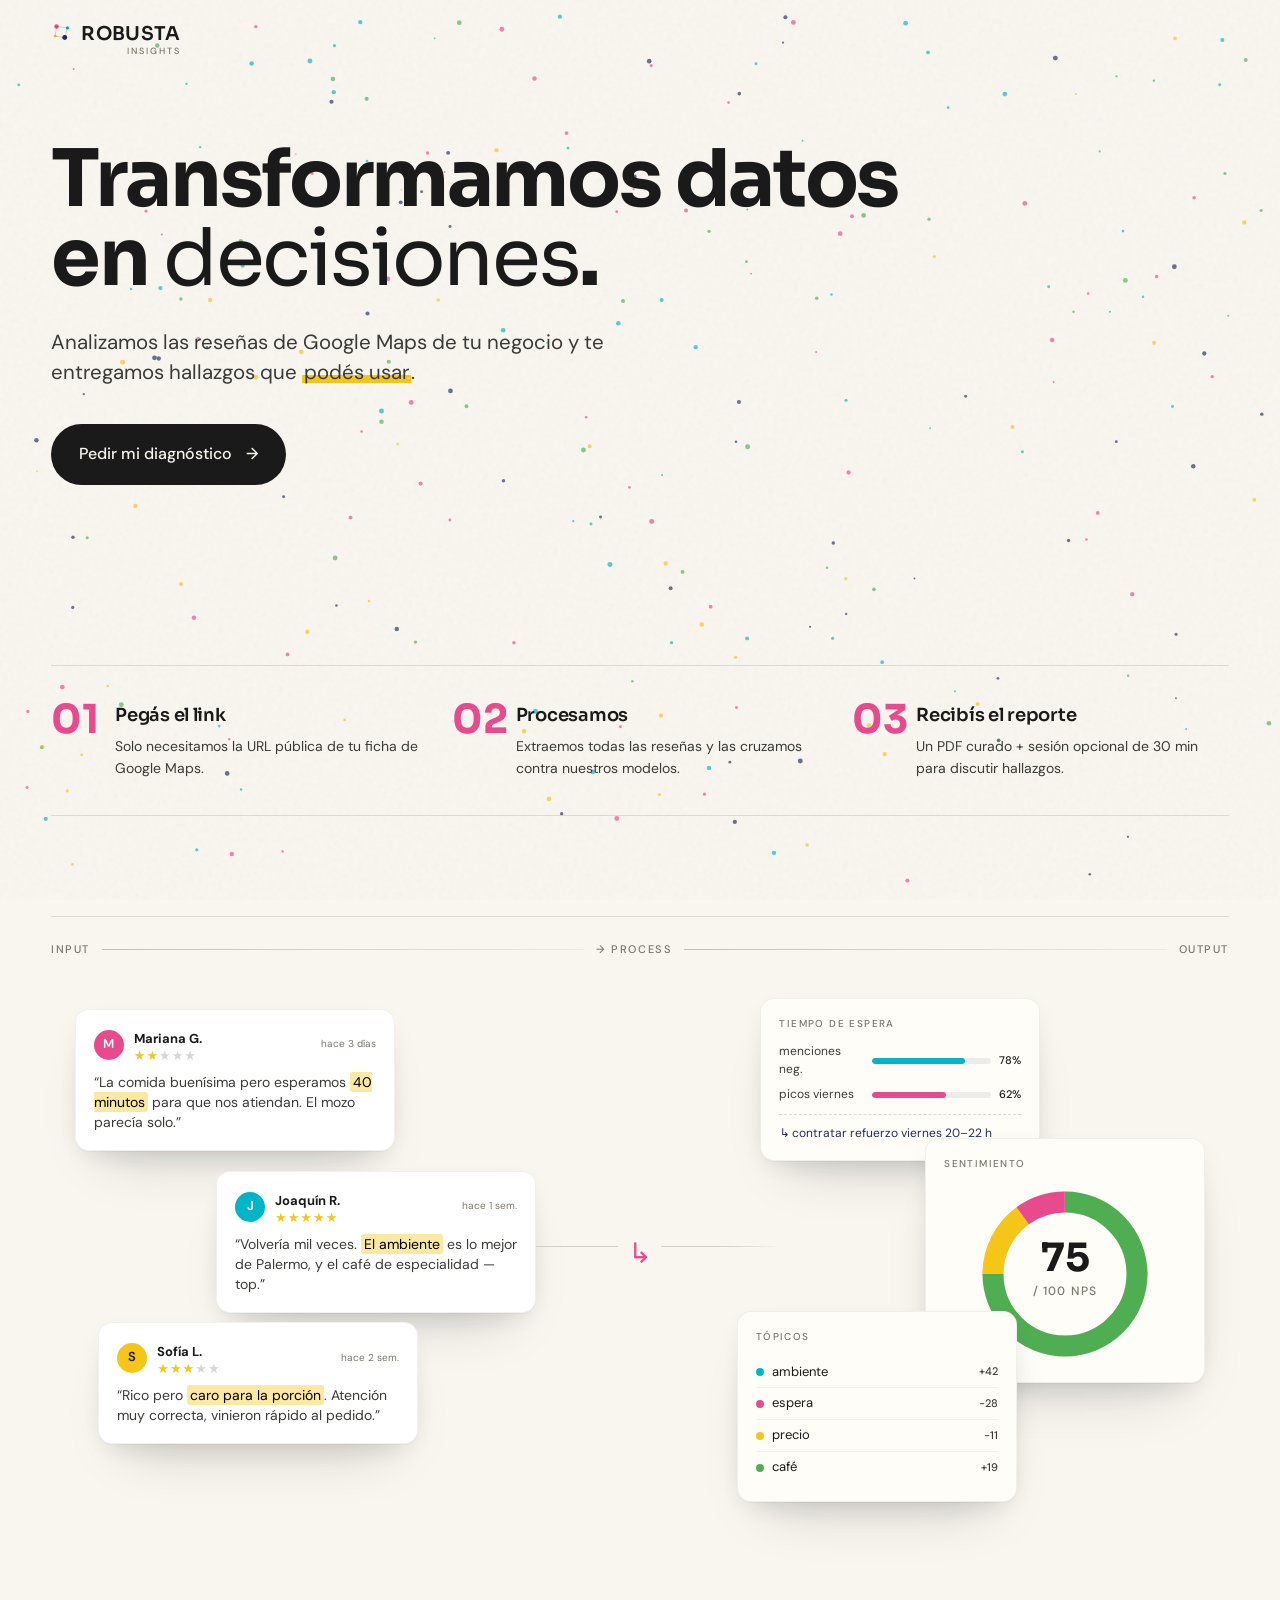
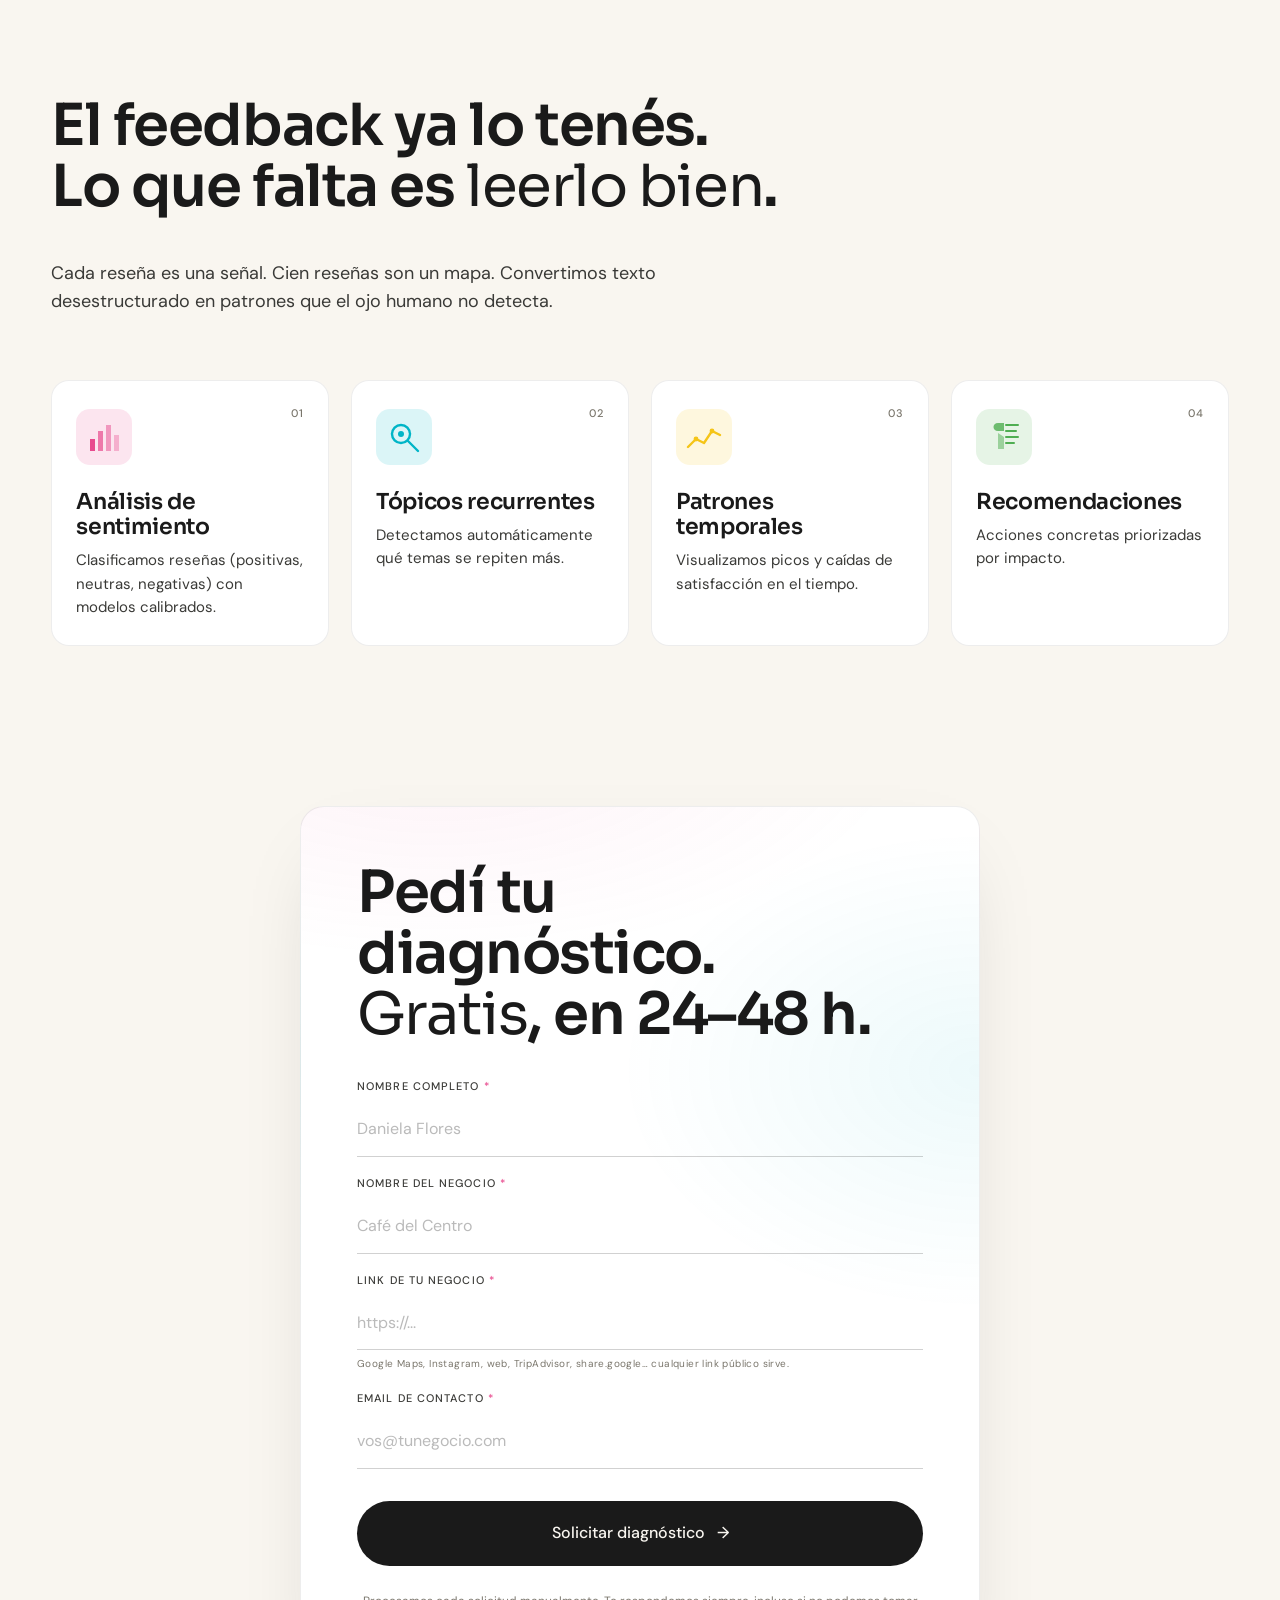
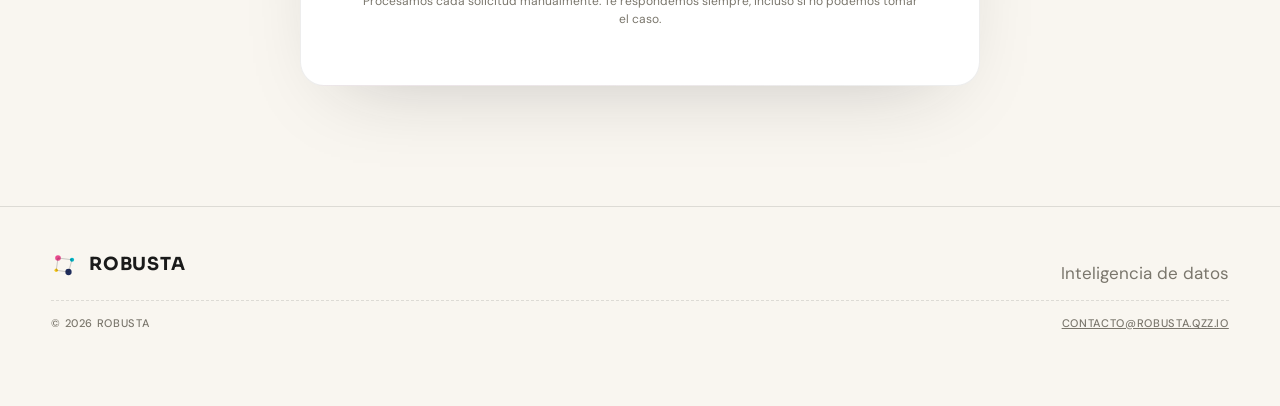
<file: index.html>
<!doctype html>
<html lang="es">
<head>
<meta charset="utf-8" />
<meta name="viewport" content="width=device-width,initial-scale=1" />
<title>Diagnóstico de Reputación Digital — ROBUSTA</title>
<meta name="description" content="Analizamos las reseñas de Google Maps de tu negocio y te entregamos un diagnóstico con insights accionables en 24–48 horas." />

<!-- Open Graph -->
<meta property="og:type" content="website" />
<meta property="og:site_name" content="ROBUSTA Insights" />
<meta property="og:title" content="Diagnóstico de Reputación Digital — ROBUSTA" />
<meta property="og:description" content="Analizamos las reseñas de Google Maps de tu negocio y te entregamos un diagnóstico con insights accionables en 24–48 horas." />
<meta property="og:url" content="https://robusta.qzz.io/" />
<meta property="og:image" content="https://robusta.qzz.io/og-image.png" />
<meta property="og:image:width" content="1200" />
<meta property="og:image:height" content="1200" />
<meta property="og:image:alt" content="ROBUSTA Insights — Transformamos datos en decisiones" />
<meta property="og:locale" content="es_AR" />

<!-- Twitter Card -->
<meta name="twitter:card" content="summary" />
<meta name="twitter:title" content="Diagnóstico de Reputación Digital — ROBUSTA" />
<meta name="twitter:description" content="Analizamos las reseñas de Google Maps de tu negocio y te entregamos un diagnóstico con insights accionables en 24–48 horas." />
<meta name="twitter:image" content="https://robusta.qzz.io/og-image.png" />

<link rel="preconnect" href="https://fonts.googleapis.com">
<link rel="preconnect" href="https://fonts.gstatic.com" crossorigin>
<link href="https://fonts.googleapis.com/css2?family=Sora:wght@400;600;700&family=DM+Sans:wght@400;500&display=swap" rel="stylesheet">
<link rel="stylesheet" href="styles.css?v=2" />
</head>
<body>

<canvas id="graph" aria-hidden="true"></canvas>
<div class="grain" aria-hidden="true"></div>

<header class="nav" id="nav">
  <a href="#top" class="brand" aria-label="ROBUSTA">
    <svg viewBox="0 0 32 32" width="22" height="22" aria-hidden="true">
      <circle cx="8" cy="8" r="3.2" fill="#E84A8E"/>
      <circle cx="24" cy="10" r="2.4" fill="#00B5C7"/>
      <circle cx="20" cy="24" r="3.6" fill="#1F2D5C"/>
      <circle cx="6" cy="22" r="2" fill="#F5C518"/>
      <path d="M8 8 L24 10 L20 24 L6 22 Z" stroke="#1A1A1A" stroke-width=".6" fill="none" opacity=".4"/>
    </svg>
    <span class="brand-name">
      ROBUSTA
      <small class="brand-sub">Insights</small>
    </span>
  </a>
</header>

<main id="top">

  <!-- HERO -->
  <section class="hero">
    <h1 class="display">
      Transformamos datos<br/>en <em>decisiones</em>.
    </h1>

    <p class="lede">
      Analizamos las reseñas de Google Maps de tu negocio y te entregamos
      hallazgos que <u>podés usar</u>.
    </p>

    <div class="hero-cta">
      <a href="#solicitar" class="btn-primary">
        Pedir mi diagnóstico
        <span class="arrow">→</span>
      </a>
    </div>

  </section>

  <!-- PROCESS LINE (moved up: explain simplicity first) -->
  <section class="process" id="como">
    <ol>
      <li>
        <span class="step-num">01</span>
        <h4>Pegás el link</h4>
        <p>Solo necesitamos la URL pública de tu ficha de Google Maps.</p>
      </li>
      <li>
        <span class="step-num">02</span>
        <h4>Procesamos</h4>
        <p>Extraemos todas las reseñas y las cruzamos contra nuestros modelos.</p>
      </li>
      <li>
        <span class="step-num">03</span>
        <h4>Recibís el reporte</h4>
        <p>Un PDF curado + sesión opcional de 30 min para discutir hallazgos.</p>
      </li>
    </ol>
  </section>

  <!-- Stage section (animation, now standalone) -->
  <section class="stage-section">
    <!-- Stage: reviews morphing into charts -->
    <div class="stage" aria-hidden="true">
      <div class="stage-rail">
        <span class="rail-tick">INPUT</span>
        <span class="rail-line"></span>
        <span class="rail-tick">→ PROCESS</span>
        <span class="rail-line"></span>
        <span class="rail-tick">OUTPUT</span>
      </div>

      <div class="stage-inner">
        <!-- Review cards -->
        <article class="review r1">
          <header>
            <span class="avatar" style="background:#E84A8E">M</span>
            <div>
              <strong>Mariana G.</strong>
              <div class="stars" data-rating="2">★★<span>★★★</span></div>
            </div>
            <span class="when">hace 3 días</span>
          </header>
          <p>“La comida buenísima pero esperamos <mark>40 minutos</mark> para que nos atiendan. El mozo parecía solo.”</p>
        </article>

        <article class="review r2">
          <header>
            <span class="avatar" style="background:#00B5C7">J</span>
            <div>
              <strong>Joaquín R.</strong>
              <div class="stars" data-rating="5">★★★★★</div>
            </div>
            <span class="when">hace 1 sem.</span>
          </header>
          <p>“Volvería mil veces. <mark>El ambiente</mark> es lo mejor de Palermo, y el café de especialidad — top.”</p>
        </article>

        <article class="review r3">
          <header>
            <span class="avatar" style="background:#F5C518;color:#1A1A1A">S</span>
            <div>
              <strong>Sofía L.</strong>
              <div class="stars" data-rating="3">★★★<span>★★</span></div>
            </div>
            <span class="when">hace 2 sem.</span>
          </header>
          <p>“Rico pero <mark>caro para la porción</mark>. Atención muy correcta, vinieron rápido al pedido.”</p>
        </article>

        <!-- Insight cards -->
        <article class="insight i1">
          <span class="kicker">tiempo de espera</span>
          <div class="bar-row"><span class="bar-lbl">menciones neg.</span><span class="bar"><i style="--w:78%"></i></span><span class="bar-val">78%</span></div>
          <div class="bar-row"><span class="bar-lbl">picos viernes</span><span class="bar"><i style="--w:62%;background:#E84A8E"></i></span><span class="bar-val">62%</span></div>
          <footer>↳ contratar refuerzo viernes 20–22 h</footer>
        </article>

        <article class="insight i2">
          <span class="kicker">sentimiento</span>
          <svg viewBox="0 0 120 120" class="donut">
            <circle cx="60" cy="60" r="48" fill="none" stroke="#EDE6D6" stroke-width="14"/>
            <circle cx="60" cy="60" r="48" fill="none" stroke="#4FAE52" stroke-width="14" stroke-dasharray="226 301" stroke-dashoffset="0" transform="rotate(-90 60 60)"/>
            <circle cx="60" cy="60" r="48" fill="none" stroke="#F5C518" stroke-width="14" stroke-dasharray="45 301" stroke-dashoffset="-226" transform="rotate(-90 60 60)"/>
            <circle cx="60" cy="60" r="48" fill="none" stroke="#E84A8E" stroke-width="14" stroke-dasharray="30 301" stroke-dashoffset="-271" transform="rotate(-90 60 60)"/>
            <text x="60" y="58" text-anchor="middle" class="donut-num">75</text>
            <text x="60" y="74" text-anchor="middle" class="donut-lbl">/ 100 NPS</text>
          </svg>
        </article>

        <article class="insight i3">
          <span class="kicker">tópicos</span>
          <ul class="topics">
            <li><span class="dot" style="background:#00B5C7"></span>ambiente <b>+42</b></li>
            <li><span class="dot" style="background:#E84A8E"></span>espera <b>−28</b></li>
            <li><span class="dot" style="background:#F5C518"></span>precio <b>−11</b></li>
            <li><span class="dot" style="background:#4FAE52"></span>café <b>+19</b></li>
          </ul>
        </article>
      </div>
    </div>
  </section>

  <!-- VALUE -->
  <section class="value">
    <div class="section-head">
      <h2 class="display sm geo">El feedback ya lo tenés.<br/>Lo que falta es <em>leerlo bien</em>.</h2>
      <p>
        Cada reseña es una señal. Cien reseñas son un mapa. Convertimos texto
        desestructurado en patrones que el ojo humano no detecta.
      </p>
    </div>

    <div class="cards">
      <article class="card" style="--accent:#E84A8E">
        <div class="card-icon">
          <svg viewBox="0 0 40 40" width="40" height="40"><rect x="6" y="22" width="5" height="12" fill="currentColor"/><rect x="14" y="14" width="5" height="20" fill="currentColor" opacity=".7"/><rect x="22" y="8" width="5" height="26" fill="currentColor" opacity=".5"/><rect x="30" y="18" width="5" height="16" fill="currentColor" opacity=".35"/></svg>
        </div>
        <span class="card-num">01</span>
        <h3>Análisis de sentimiento</h3>
        <p>Clasificamos reseñas (positivas, neutras, negativas) con modelos calibrados.</p>
      </article>

      <article class="card" style="--accent:#00B5C7">
        <div class="card-icon">
          <svg viewBox="0 0 40 40" width="40" height="40"><circle cx="17" cy="17" r="9" fill="none" stroke="currentColor" stroke-width="2.4"/><path d="M24 24 L34 34" stroke="currentColor" stroke-width="2.4" stroke-linecap="round"/><circle cx="17" cy="17" r="3" fill="currentColor"/></svg>
        </div>
        <span class="card-num">02</span>
        <h3>Tópicos recurrentes</h3>
        <p>Detectamos automáticamente qué temas se repiten más.</p>
      </article>

      <article class="card" style="--accent:#F5C518">
        <div class="card-icon">
          <svg viewBox="0 0 40 40" width="40" height="40"><path d="M4 30 L12 22 L20 26 L28 14 L36 18" fill="none" stroke="currentColor" stroke-width="2.4" stroke-linecap="round" stroke-linejoin="round"/><circle cx="12" cy="22" r="2.4" fill="currentColor"/><circle cx="28" cy="14" r="2.4" fill="currentColor"/></svg>
        </div>
        <span class="card-num">03</span>
        <h3>Patrones temporales</h3>
        <p>Visualizamos picos y caídas de satisfacción en el tiempo.</p>
      </article>

      <article class="card" style="--accent:#4FAE52">
        <div class="card-icon">
          <svg viewBox="0 0 40 40" width="40" height="40"><path d="M14 6 C8 6 8 14 14 14 L20 14 L20 6 Z" fill="currentColor" opacity=".8"/><path d="M14 16 L20 20 L20 32 L14 32 Z" fill="currentColor" opacity=".5"/><path d="M22 8 L34 8 M22 14 L32 14 M22 20 L34 20 M22 26 L30 26" stroke="currentColor" stroke-width="2" stroke-linecap="round"/></svg>
        </div>
        <span class="card-num">04</span>
        <h3>Recomendaciones</h3>
        <p>Acciones concretas priorizadas por impacto.</p>
      </article>
    </div>
  </section>

  <!-- FORM -->
  <section class="form-section" id="solicitar">
    <div class="form-wrap">
      <header class="form-header">
        <h2 class="display sm geo">Pedí tu diagnóstico.<br/><em>Gratis</em>, en 24–48 h.</h2>
      </header>

      <form id="lead-form" class="form" novalidate>
        <div class="field">
          <label for="nombre">Nombre completo <span>*</span></label>
          <input id="nombre" name="nombre" type="text" required autocomplete="name" placeholder="Daniela Flores" />
        </div>

        <div class="field">
          <label for="negocio">Nombre del negocio <span>*</span></label>
          <input id="negocio" name="negocio" type="text" required placeholder="Café del Centro" />
        </div>

        <div class="field">
          <label for="link">Link de tu negocio <span>*</span></label>
          <input id="link" name="link" type="text" inputmode="url" required placeholder="https://..." />
          <small class="hint">Google Maps, Instagram, web, TripAdvisor, share.google… cualquier link público sirve.</small>
        </div>

        <div class="field">
          <label for="email">Email de contacto <span>*</span></label>
          <input id="email" name="email" type="email" required autocomplete="email" placeholder="vos@tunegocio.com" />
        </div>

        <button type="submit" class="btn-submit">
          <span class="btn-label">Solicitar diagnóstico</span>
          <span class="btn-spinner" aria-hidden="true"></span>
          <span class="btn-arrow">→</span>
        </button>
        <p class="form-foot">Procesamos cada solicitud manualmente. Te respondemos siempre, incluso si no podemos tomar el caso.</p>
      </form>

      <div class="form-success" hidden>
        <svg viewBox="0 0 64 64" width="56" height="56"><circle cx="32" cy="32" r="28" fill="none" stroke="#4FAE52" stroke-width="2.5"/><path d="M20 33 L29 42 L46 23" fill="none" stroke="#4FAE52" stroke-width="3" stroke-linecap="round" stroke-linejoin="round"/></svg>
        <h3>¡Listo! Recibimos tu solicitud.</h3>
        <p>Te enviaremos el reporte a <strong class="echo-email">—</strong> en 24–48 horas hábiles.</p>
      </div>
    </div>
  </section>

  <footer class="foot">
    <div class="foot-row">
      <span class="brand-foot">
        <svg viewBox="0 0 32 32" width="28" height="28" aria-hidden="true">
          <circle cx="8" cy="8" r="3.2" fill="#E84A8E"/>
          <circle cx="24" cy="10" r="2.4" fill="#00B5C7"/>
          <circle cx="20" cy="24" r="3.6" fill="#1F2D5C"/>
          <circle cx="6" cy="22" r="2" fill="#F5C518"/>
          <path d="M8 8 L24 10 L20 24 L6 22 Z" stroke="#1A1A1A" stroke-width=".6" fill="none" opacity=".4"/>
        </svg>
        <span class="brand-foot-name">ROBUSTA</span>
      </span>
      <span class="muted">Inteligencia de datos</span>
    </div>
    <div class="foot-row sub">
      <span class="muted small">© 2026 ROBUSTA</span>
      <a class="muted small" href="mailto:contacto@robusta.qzz.io">contacto@robusta.qzz.io</a>
    </div>
  </footer>
</main>

<script src="graph.js"></script>
<script src="app.js?v=2"></script>
</body>
</html>
</file>
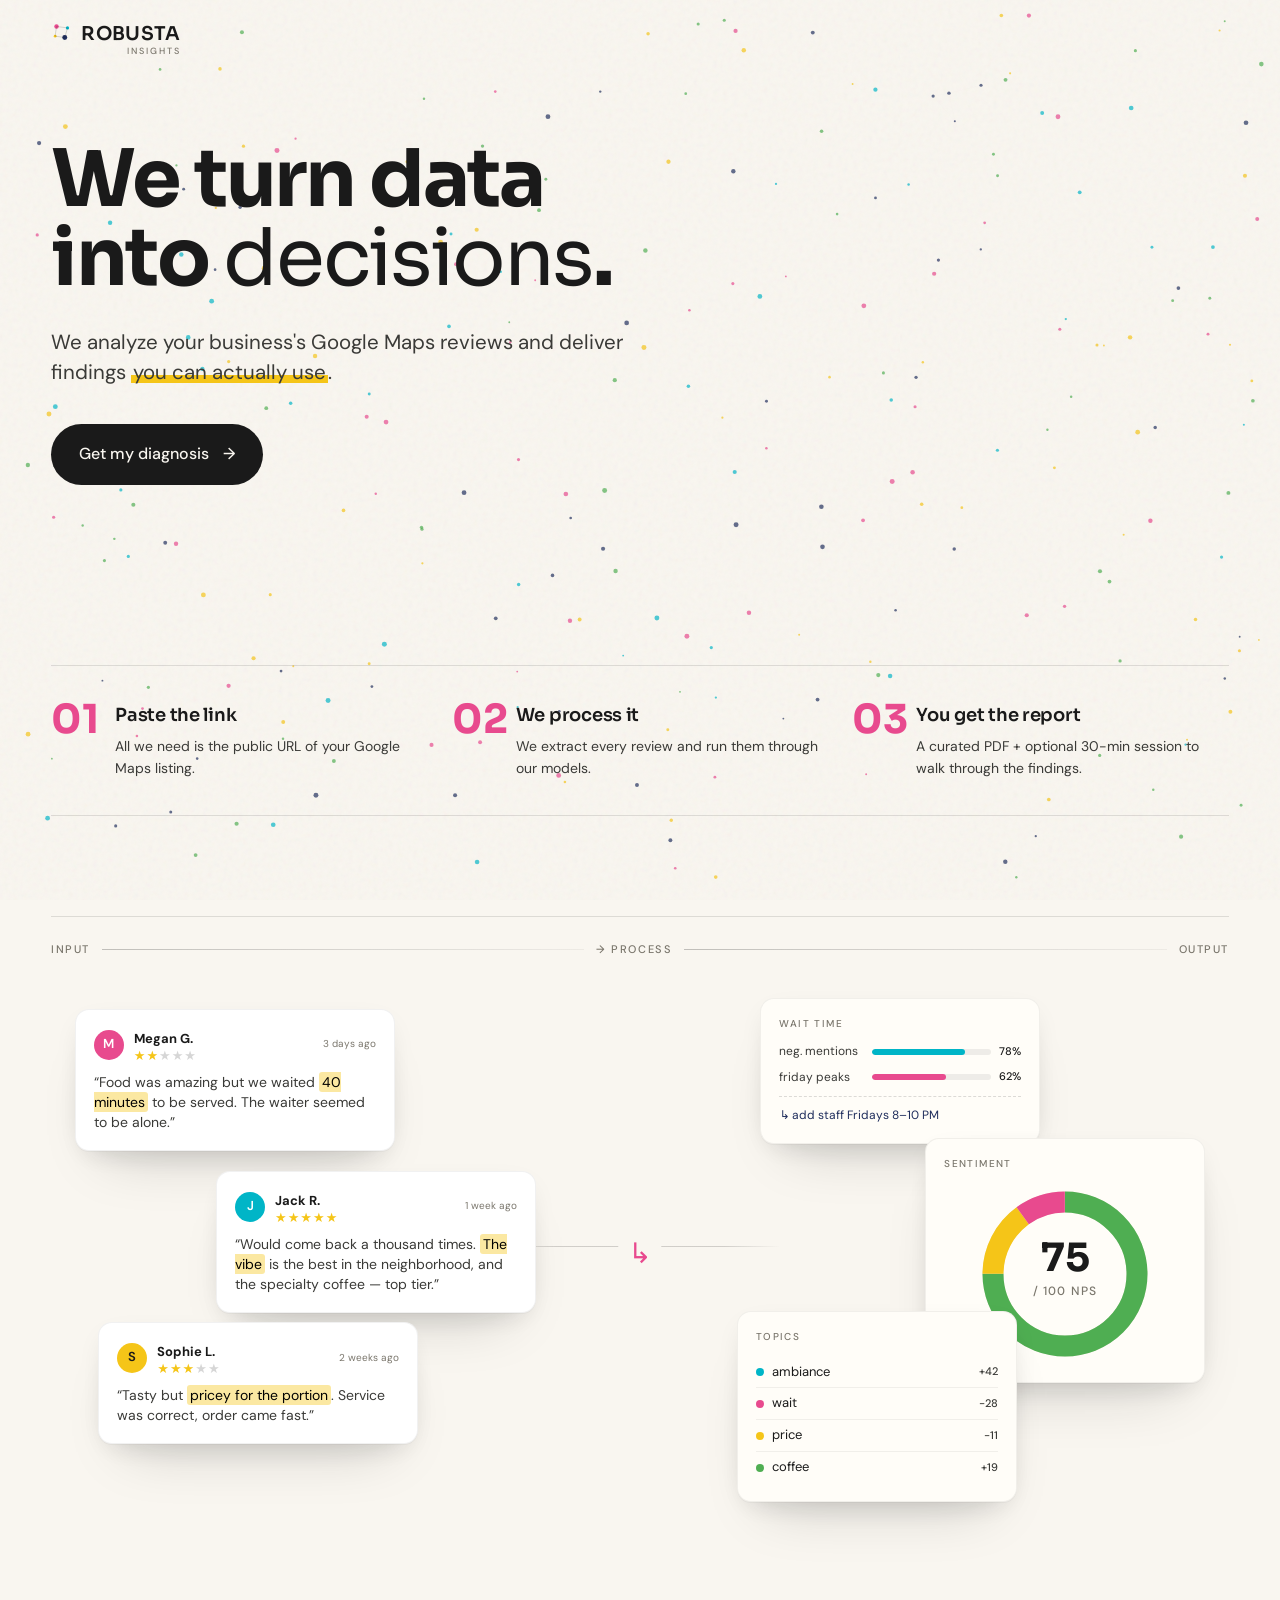
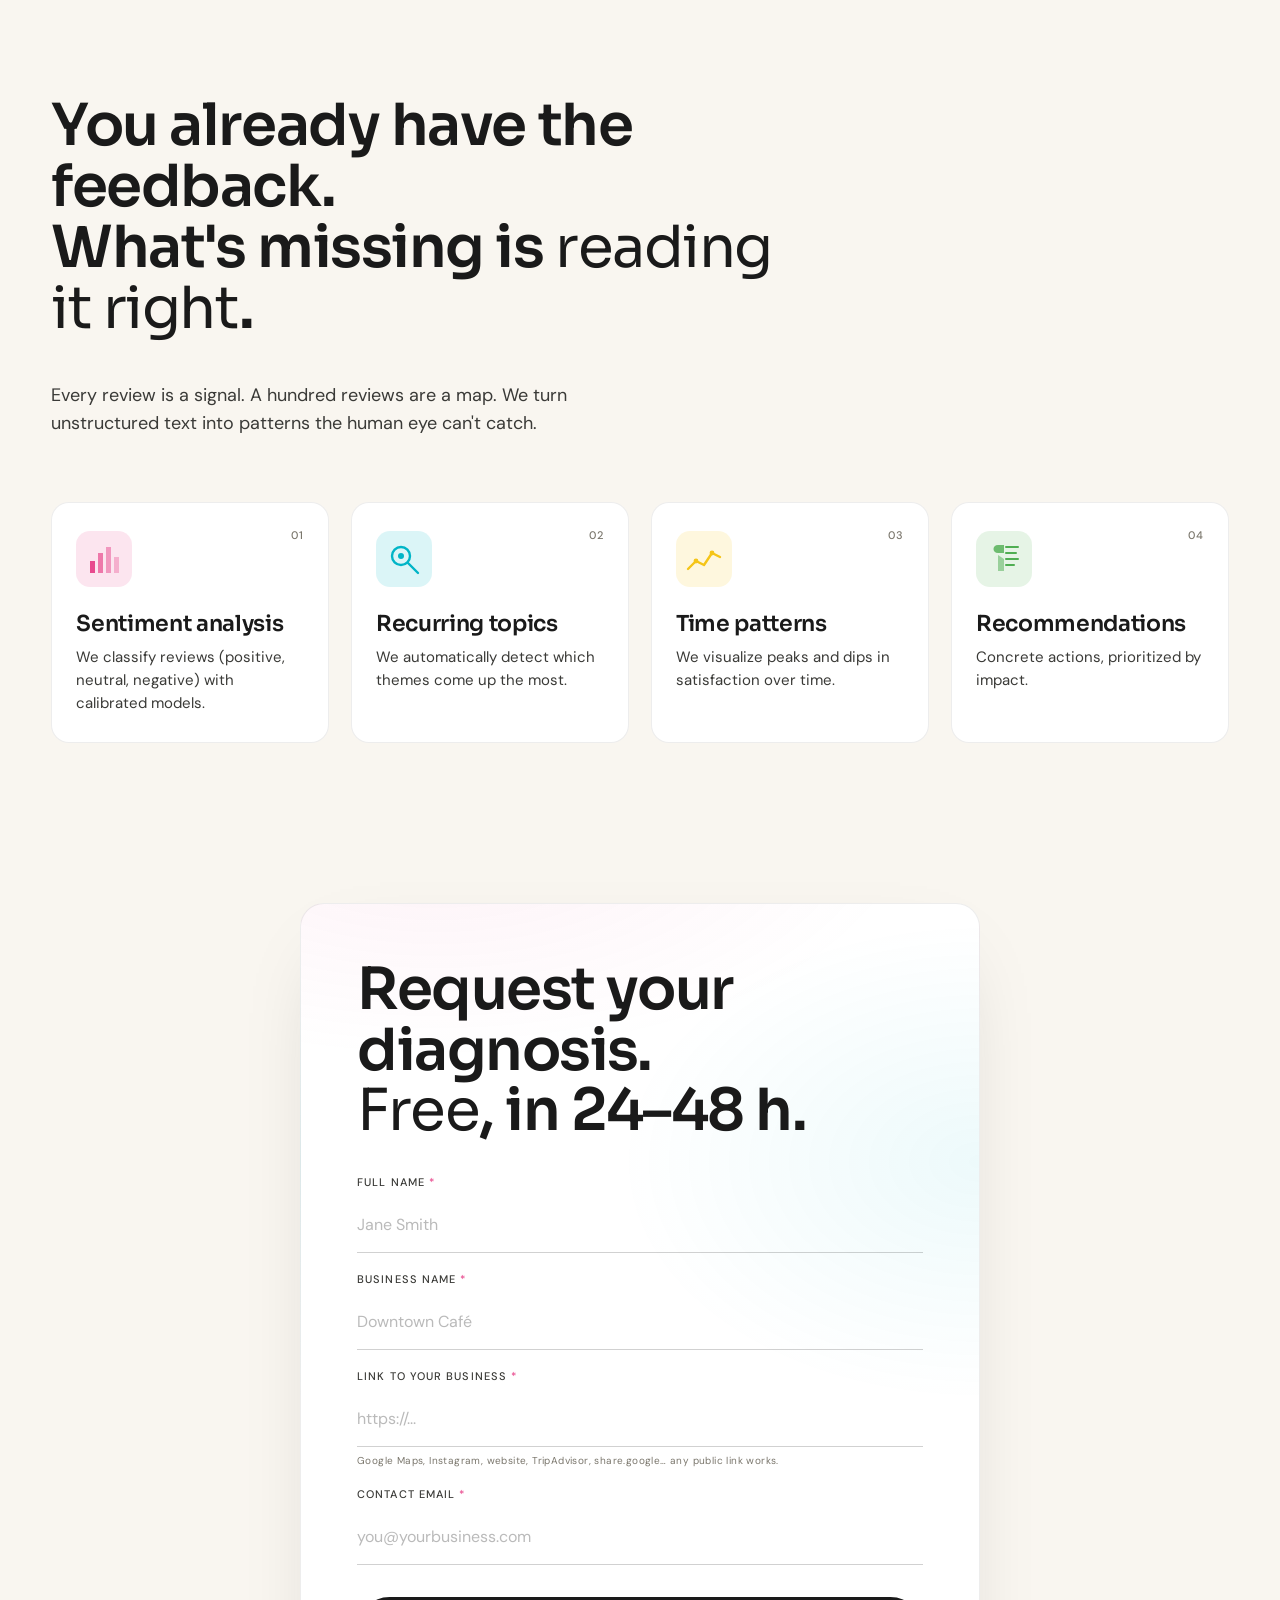
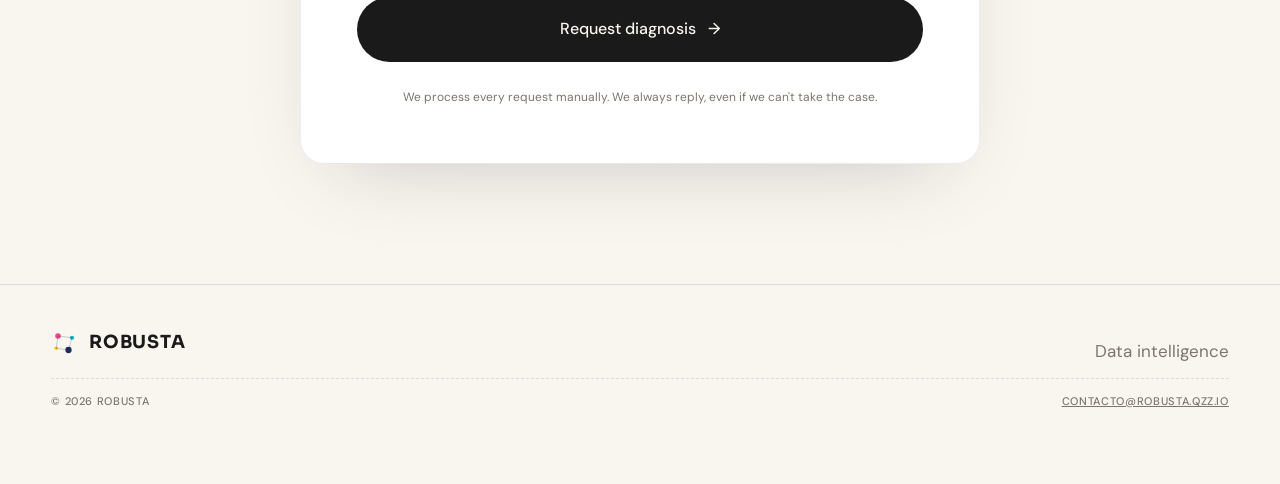
<file: en/index.html>
<!doctype html>
<html lang="en">
<head>
<meta charset="utf-8" />
<meta name="viewport" content="width=device-width,initial-scale=1" />
<title>Digital Reputation Diagnosis — ROBUSTA</title>
<meta name="description" content="We analyze your business's Google Maps reviews and deliver a diagnosis with actionable insights in 24–48 hours." />

<!-- Open Graph -->
<meta property="og:type" content="website" />
<meta property="og:site_name" content="ROBUSTA Insights" />
<meta property="og:title" content="Digital Reputation Diagnosis — ROBUSTA" />
<meta property="og:description" content="We analyze your business's Google Maps reviews and deliver a diagnosis with actionable insights in 24–48 hours." />
<meta property="og:url" content="https://robusta.qzz.io/en/" />
<meta property="og:image" content="https://robusta.qzz.io/og-image.png" />
<meta property="og:image:width" content="1200" />
<meta property="og:image:height" content="1200" />
<meta property="og:image:alt" content="ROBUSTA Insights — We turn data into decisions" />
<meta property="og:locale" content="en_US" />
<meta property="og:locale:alternate" content="es_AR" />

<!-- Twitter Card -->
<meta name="twitter:card" content="summary" />
<meta name="twitter:title" content="Digital Reputation Diagnosis — ROBUSTA" />
<meta name="twitter:description" content="We analyze your business's Google Maps reviews and deliver a diagnosis with actionable insights in 24–48 hours." />
<meta name="twitter:image" content="https://robusta.qzz.io/og-image.png" />

<!-- hreflang -->
<link rel="alternate" hreflang="es" href="https://robusta.qzz.io/" />
<link rel="alternate" hreflang="en" href="https://robusta.qzz.io/en/" />
<link rel="alternate" hreflang="x-default" href="https://robusta.qzz.io/" />

<link rel="preconnect" href="https://fonts.googleapis.com">
<link rel="preconnect" href="https://fonts.gstatic.com" crossorigin>
<link href="https://fonts.googleapis.com/css2?family=Sora:wght@400;600;700&family=DM+Sans:wght@400;500&display=swap" rel="stylesheet">
<link rel="stylesheet" href="../styles.css?v=2" />
</head>
<body>

<canvas id="graph" aria-hidden="true"></canvas>
<div class="grain" aria-hidden="true"></div>

<header class="nav" id="nav">
  <a href="#top" class="brand" aria-label="ROBUSTA">
    <svg viewBox="0 0 32 32" width="22" height="22" aria-hidden="true">
      <circle cx="8" cy="8" r="3.2" fill="#E84A8E"/>
      <circle cx="24" cy="10" r="2.4" fill="#00B5C7"/>
      <circle cx="20" cy="24" r="3.6" fill="#1F2D5C"/>
      <circle cx="6" cy="22" r="2" fill="#F5C518"/>
      <path d="M8 8 L24 10 L20 24 L6 22 Z" stroke="#1A1A1A" stroke-width=".6" fill="none" opacity=".4"/>
    </svg>
    <span class="brand-name">
      ROBUSTA
      <small class="brand-sub">Insights</small>
    </span>
  </a>
</header>

<main id="top">

  <!-- HERO -->
  <section class="hero">
    <h1 class="display">
      We turn data<br/>into <em>decisions</em>.
    </h1>

    <p class="lede">
      We analyze your business's Google Maps reviews and deliver
      findings <u>you can actually use</u>.
    </p>

    <div class="hero-cta">
      <a href="#solicitar" class="btn-primary">
        Get my diagnosis
        <span class="arrow">→</span>
      </a>
    </div>

  </section>

  <!-- PROCESS LINE -->
  <section class="process" id="como">
    <ol>
      <li>
        <span class="step-num">01</span>
        <h4>Paste the link</h4>
        <p>All we need is the public URL of your Google Maps listing.</p>
      </li>
      <li>
        <span class="step-num">02</span>
        <h4>We process it</h4>
        <p>We extract every review and run them through our models.</p>
      </li>
      <li>
        <span class="step-num">03</span>
        <h4>You get the report</h4>
        <p>A curated PDF + optional 30-min session to walk through the findings.</p>
      </li>
    </ol>
  </section>

  <!-- Stage section -->
  <section class="stage-section">
    <div class="stage" aria-hidden="true">
      <div class="stage-rail">
        <span class="rail-tick">INPUT</span>
        <span class="rail-line"></span>
        <span class="rail-tick">→ PROCESS</span>
        <span class="rail-line"></span>
        <span class="rail-tick">OUTPUT</span>
      </div>

      <div class="stage-inner">
        <!-- Review cards -->
        <article class="review r1">
          <header>
            <span class="avatar" style="background:#E84A8E">M</span>
            <div>
              <strong>Megan G.</strong>
              <div class="stars" data-rating="2">★★<span>★★★</span></div>
            </div>
            <span class="when">3 days ago</span>
          </header>
          <p>“Food was amazing but we waited <mark>40 minutes</mark> to be served. The waiter seemed to be alone.”</p>
        </article>

        <article class="review r2">
          <header>
            <span class="avatar" style="background:#00B5C7">J</span>
            <div>
              <strong>Jack R.</strong>
              <div class="stars" data-rating="5">★★★★★</div>
            </div>
            <span class="when">1 week ago</span>
          </header>
          <p>“Would come back a thousand times. <mark>The vibe</mark> is the best in the neighborhood, and the specialty coffee — top tier.”</p>
        </article>

        <article class="review r3">
          <header>
            <span class="avatar" style="background:#F5C518;color:#1A1A1A">S</span>
            <div>
              <strong>Sophie L.</strong>
              <div class="stars" data-rating="3">★★★<span>★★</span></div>
            </div>
            <span class="when">2 weeks ago</span>
          </header>
          <p>“Tasty but <mark>pricey for the portion</mark>. Service was correct, order came fast.”</p>
        </article>

        <!-- Insight cards -->
        <article class="insight i1">
          <span class="kicker">wait time</span>
          <div class="bar-row"><span class="bar-lbl">neg. mentions</span><span class="bar"><i style="--w:78%"></i></span><span class="bar-val">78%</span></div>
          <div class="bar-row"><span class="bar-lbl">friday peaks</span><span class="bar"><i style="--w:62%;background:#E84A8E"></i></span><span class="bar-val">62%</span></div>
          <footer>↳ add staff Fridays 8–10 PM</footer>
        </article>

        <article class="insight i2">
          <span class="kicker">sentiment</span>
          <svg viewBox="0 0 120 120" class="donut">
            <circle cx="60" cy="60" r="48" fill="none" stroke="#EDE6D6" stroke-width="14"/>
            <circle cx="60" cy="60" r="48" fill="none" stroke="#4FAE52" stroke-width="14" stroke-dasharray="226 301" stroke-dashoffset="0" transform="rotate(-90 60 60)"/>
            <circle cx="60" cy="60" r="48" fill="none" stroke="#F5C518" stroke-width="14" stroke-dasharray="45 301" stroke-dashoffset="-226" transform="rotate(-90 60 60)"/>
            <circle cx="60" cy="60" r="48" fill="none" stroke="#E84A8E" stroke-width="14" stroke-dasharray="30 301" stroke-dashoffset="-271" transform="rotate(-90 60 60)"/>
            <text x="60" y="58" text-anchor="middle" class="donut-num">75</text>
            <text x="60" y="74" text-anchor="middle" class="donut-lbl">/ 100 NPS</text>
          </svg>
        </article>

        <article class="insight i3">
          <span class="kicker">topics</span>
          <ul class="topics">
            <li><span class="dot" style="background:#00B5C7"></span>ambiance <b>+42</b></li>
            <li><span class="dot" style="background:#E84A8E"></span>wait <b>−28</b></li>
            <li><span class="dot" style="background:#F5C518"></span>price <b>−11</b></li>
            <li><span class="dot" style="background:#4FAE52"></span>coffee <b>+19</b></li>
          </ul>
        </article>
      </div>
    </div>
  </section>

  <!-- VALUE -->
  <section class="value">
    <div class="section-head">
      <h2 class="display sm geo">You already have the feedback.<br/>What's missing is <em>reading it right</em>.</h2>
      <p>
        Every review is a signal. A hundred reviews are a map. We turn
        unstructured text into patterns the human eye can't catch.
      </p>
    </div>

    <div class="cards">
      <article class="card" style="--accent:#E84A8E">
        <div class="card-icon">
          <svg viewBox="0 0 40 40" width="40" height="40"><rect x="6" y="22" width="5" height="12" fill="currentColor"/><rect x="14" y="14" width="5" height="20" fill="currentColor" opacity=".7"/><rect x="22" y="8" width="5" height="26" fill="currentColor" opacity=".5"/><rect x="30" y="18" width="5" height="16" fill="currentColor" opacity=".35"/></svg>
        </div>
        <span class="card-num">01</span>
        <h3>Sentiment analysis</h3>
        <p>We classify reviews (positive, neutral, negative) with calibrated models.</p>
      </article>

      <article class="card" style="--accent:#00B5C7">
        <div class="card-icon">
          <svg viewBox="0 0 40 40" width="40" height="40"><circle cx="17" cy="17" r="9" fill="none" stroke="currentColor" stroke-width="2.4"/><path d="M24 24 L34 34" stroke="currentColor" stroke-width="2.4" stroke-linecap="round"/><circle cx="17" cy="17" r="3" fill="currentColor"/></svg>
        </div>
        <span class="card-num">02</span>
        <h3>Recurring topics</h3>
        <p>We automatically detect which themes come up the most.</p>
      </article>

      <article class="card" style="--accent:#F5C518">
        <div class="card-icon">
          <svg viewBox="0 0 40 40" width="40" height="40"><path d="M4 30 L12 22 L20 26 L28 14 L36 18" fill="none" stroke="currentColor" stroke-width="2.4" stroke-linecap="round" stroke-linejoin="round"/><circle cx="12" cy="22" r="2.4" fill="currentColor"/><circle cx="28" cy="14" r="2.4" fill="currentColor"/></svg>
        </div>
        <span class="card-num">03</span>
        <h3>Time patterns</h3>
        <p>We visualize peaks and dips in satisfaction over time.</p>
      </article>

      <article class="card" style="--accent:#4FAE52">
        <div class="card-icon">
          <svg viewBox="0 0 40 40" width="40" height="40"><path d="M14 6 C8 6 8 14 14 14 L20 14 L20 6 Z" fill="currentColor" opacity=".8"/><path d="M14 16 L20 20 L20 32 L14 32 Z" fill="currentColor" opacity=".5"/><path d="M22 8 L34 8 M22 14 L32 14 M22 20 L34 20 M22 26 L30 26" stroke="currentColor" stroke-width="2" stroke-linecap="round"/></svg>
        </div>
        <span class="card-num">04</span>
        <h3>Recommendations</h3>
        <p>Concrete actions, prioritized by impact.</p>
      </article>
    </div>
  </section>

  <!-- FORM -->
  <section class="form-section" id="solicitar">
    <div class="form-wrap">
      <header class="form-header">
        <h2 class="display sm geo">Request your diagnosis.<br/><em>Free</em>, in 24–48 h.</h2>
      </header>

      <form id="lead-form" class="form" novalidate>
        <div class="field">
          <label for="nombre">Full name <span>*</span></label>
          <input id="nombre" name="nombre" type="text" required autocomplete="name" placeholder="Jane Smith" />
        </div>

        <div class="field">
          <label for="negocio">Business name <span>*</span></label>
          <input id="negocio" name="negocio" type="text" required placeholder="Downtown Café" />
        </div>

        <div class="field">
          <label for="link">Link to your business <span>*</span></label>
          <input id="link" name="link" type="text" inputmode="url" required placeholder="https://..." />
          <small class="hint">Google Maps, Instagram, website, TripAdvisor, share.google… any public link works.</small>
        </div>

        <div class="field">
          <label for="email">Contact email <span>*</span></label>
          <input id="email" name="email" type="email" required autocomplete="email" placeholder="you@yourbusiness.com" />
        </div>

        <button type="submit" class="btn-submit">
          <span class="btn-label">Request diagnosis</span>
          <span class="btn-spinner" aria-hidden="true"></span>
          <span class="btn-arrow">→</span>
        </button>
        <p class="form-foot">We process every request manually. We always reply, even if we can't take the case.</p>
      </form>

      <div class="form-success" hidden>
        <svg viewBox="0 0 64 64" width="56" height="56"><circle cx="32" cy="32" r="28" fill="none" stroke="#4FAE52" stroke-width="2.5"/><path d="M20 33 L29 42 L46 23" fill="none" stroke="#4FAE52" stroke-width="3" stroke-linecap="round" stroke-linejoin="round"/></svg>
        <h3>Got it! We received your request.</h3>
        <p>We'll send the report to <strong class="echo-email">—</strong> within 24–48 business hours.</p>
      </div>
    </div>
  </section>

  <footer class="foot">
    <div class="foot-row">
      <span class="brand-foot">
        <svg viewBox="0 0 32 32" width="28" height="28" aria-hidden="true">
          <circle cx="8" cy="8" r="3.2" fill="#E84A8E"/>
          <circle cx="24" cy="10" r="2.4" fill="#00B5C7"/>
          <circle cx="20" cy="24" r="3.6" fill="#1F2D5C"/>
          <circle cx="6" cy="22" r="2" fill="#F5C518"/>
          <path d="M8 8 L24 10 L20 24 L6 22 Z" stroke="#1A1A1A" stroke-width=".6" fill="none" opacity=".4"/>
        </svg>
        <span class="brand-foot-name">ROBUSTA</span>
      </span>
      <span class="muted">Data intelligence</span>
    </div>
    <div class="foot-row sub">
      <span class="muted small">© 2026 ROBUSTA</span>
      <a class="muted small" href="mailto:contacto@robusta.qzz.io">contacto@robusta.qzz.io</a>
    </div>
  </footer>
</main>

<script src="../graph.js"></script>
<script src="app.js?v=2"></script>
</body>
</html>
</file>
<file: styles.css>
/* ──────────────────────────────────────────────────────────
   ROBUSTA — Landing
   Aesthetic: editorial dataviz, warm beige, organic nodes
   ────────────────────────────────────────────────────────── */

:root {
  --bg: #F9F6F0;
  --bg-2: #F2EDE0;
  --ink: #1A1A1A;
  --ink-soft: #3A3A37;
  --muted: #7A766C;
  --line: #1A1A1A;
  --paper: #FFFFFF;

  --c-cyan:   #00B5C7;
  --c-magenta:#E84A8E;
  --c-yellow: #F5C518;
  --c-navy:   #1F2D5C;
  --c-green:  #4FAE52;

  --font-display: "Sora", system-ui, sans-serif;
  --font-body: "DM Sans", system-ui, sans-serif;

  --max: 1320px;
  --pad: clamp(20px, 4vw, 56px);
  --r: 14px;
}

* { box-sizing: border-box; }
html, body { margin: 0; padding: 0; }
html { scroll-behavior: smooth; }

body {
  background: var(--bg);
  color: var(--ink);
  font-family: var(--font-body);
  font-size: 17px;
  line-height: 1.55;
  -webkit-font-smoothing: antialiased;
  overflow-x: hidden;
  position: relative;
}

h1, h2, h3, h4 {
  font-family: var(--font-display);
  font-weight: 600;
  letter-spacing: -.015em;
}

p, button, input, label, small {
  font-family: var(--font-body);
}

/* canvas behind everything */
#graph {
  position: fixed; inset: 0;
  width: 100%; height: 100%;
  z-index: 0;
  pointer-events: none;
}

/* subtle paper grain */
.grain {
  position: fixed; inset: 0;
  pointer-events: none;
  z-index: 1;
  opacity: .055;
  mix-blend-mode: multiply;
  background-image: url("data:image/svg+xml;utf8,<svg viewBox='0 0 200 200' xmlns='http://www.w3.org/2000/svg'><filter id='n'><feTurbulence type='fractalNoise' baseFrequency='.9' numOctaves='2' stitchTiles='stitch'/></filter><rect width='100%25' height='100%25' filter='url(%23n)'/></svg>");
}

main { position: relative; z-index: 2; }

::selection { background: var(--c-yellow); color: var(--ink); }

/* ── NAV ─────────────────────────────────────────────── */
.nav {
  position: fixed; top: 0; left: 0; right: 0;
  z-index: 50;
  padding: 18px var(--pad);
  display: flex; align-items: center; justify-content: space-between;
  gap: 24px;
  transition: background .35s ease, backdrop-filter .35s ease, border-color .35s ease;
  border-bottom: 1px solid transparent;
}
.nav.scrolled {
  background: rgba(249, 246, 240, .72);
  backdrop-filter: blur(14px) saturate(140%);
  -webkit-backdrop-filter: blur(14px) saturate(140%);
  border-bottom-color: rgba(26,26,26,.08);
}
.brand {
  display: inline-flex; align-items: baseline; gap: 8px;
  text-decoration: none; color: var(--ink);
  font-family: var(--font-display);
  font-weight: 600;
  font-size: 19px;
  letter-spacing: .02em;
}
.brand svg { transform: translateY(3px); }
.brand-name {
  display: inline-flex;
  flex-direction: column;
  align-items: flex-end;
  line-height: 1;
}
.brand-sub {
  font-family: var(--font-body);
  font-weight: 500;
  font-size: 9px;
  letter-spacing: .22em;
  text-transform: uppercase;
  color: var(--muted);
  margin-top: 3px;
}
.brand em {
  font-family: var(--font-body);
  font-style: normal;
  font-weight: 500;
  font-size: 11px;
  color: var(--muted);
  letter-spacing: .04em;
  text-transform: uppercase;
}
.brand em { display: none; }
@media (min-width: 720px) { .brand em { display: inline; } }

.nav-meta { display: inline-flex; align-items: center; gap: 18px; }
.nav-meta .muted { font-family: var(--font-body); font-weight: 500; font-size: 11px; letter-spacing: .06em; text-transform: uppercase; color: var(--muted); }
.dot-live {
  display: inline-block; width: 7px; height: 7px; border-radius: 50%;
  background: var(--c-green);
  box-shadow: 0 0 0 0 rgba(79,174,82,.6);
  animation: pulse 2.2s ease-out infinite;
}
@keyframes pulse {
  0% { box-shadow: 0 0 0 0 rgba(79,174,82,.55); }
  70% { box-shadow: 0 0 0 8px rgba(79,174,82,0); }
  100% { box-shadow: 0 0 0 0 rgba(79,174,82,0); }
}
.nav-meta .muted:not(.small) { display: none; }
@media (min-width: 880px) { .nav-meta .muted:not(.small) { display: inline; } }

.cta-pill {
  display: inline-flex; align-items: center; gap: 8px;
  background: var(--ink);
  color: var(--bg);
  text-decoration: none;
  padding: 10px 16px;
  border-radius: 999px;
  font-size: 14px;
  font-weight: 500;
  transition: transform .2s ease, background .2s ease;
}
.cta-pill:hover { background: var(--c-navy); transform: translateY(-1px); }

/* ── HERO ────────────────────────────────────────────── */
.hero {
  max-width: var(--max);
  margin: 0 auto;
  padding: 140px var(--pad) 60px;
  position: relative;
}
.hero-meta {
  display: flex; flex-wrap: wrap; gap: 10px;
  margin-bottom: 36px;
}
.tag {
  font-family: var(--font-body);
  font-weight: 500;
  font-size: 11px;
  letter-spacing: .08em;
  text-transform: uppercase;
  color: var(--ink-soft);
  padding: 6px 12px;
  border: 1px solid rgba(26,26,26,.18);
  border-radius: 999px;
  background: rgba(255,255,255,.4);
  backdrop-filter: blur(4px);
}

.display {
  font-family: var(--font-display);
  font-weight: 700;
  font-size: clamp(42px, 6.2vw, 88px);
  line-height: 1;
  letter-spacing: -.03em;
  margin: 0 0 28px;
}
.display em {
  font-style: normal;
  font-weight: 400;
  color: var(--ink);
}
.display.sm {
  font-size: clamp(32px, 4.6vw, 58px);
  font-weight: 600;
  line-height: 1.05;
  letter-spacing: -.025em;
  margin-bottom: 24px;
}
/* Legacy alias — same as .display.sm */
.display.geo {
  font-family: var(--font-display);
  font-weight: 600;
}

.word-wrap {
  position: relative;
  display: inline-block;
  vertical-align: baseline;
}
.word-wrap .strike {
  position: absolute;
  top: 0; left: 0;
  white-space: nowrap;
  color: var(--muted);
  font-style: italic;
  opacity: 0;
  animation: strikeIn 1s .6s cubic-bezier(.2,.7,.2,1) forwards;
}
.word-wrap .strike::after {
  content: "";
  position: absolute;
  left: 0; right: 0;
  top: 55%;
  height: 4px;
  background: var(--c-magenta);
  transform: scaleX(0);
  transform-origin: left center;
  animation: strikeBar 0.55s 1.4s cubic-bezier(.7,0,.3,1) forwards;
}
.word-wrap .replace {
  opacity: 0;
  display: inline-block;
  transform: translateY(.2em);
  animation: replaceIn .7s 2s cubic-bezier(.2,.7,.2,1) forwards;
  color: var(--ink);
  font-weight: 500;
}
@keyframes strikeIn { to { opacity: 1; } }
@keyframes strikeBar { to { transform: scaleX(1); } }
@keyframes replaceIn { to { opacity: 1; transform: translateY(0); } }

.lede {
  max-width: 620px;
  font-size: clamp(17px, 1.6vw, 21px);
  color: var(--ink-soft);
  margin: 0 0 36px;
  line-height: 1.5;
}
.lede u {
  text-decoration: none;
  background-image: linear-gradient(120deg, var(--c-yellow), var(--c-yellow));
  background-size: 100% 8px;
  background-repeat: no-repeat;
  background-position: 0 88%;
  padding: 0 2px;
}

.hero-cta {
  display: flex; gap: 14px; flex-wrap: wrap;
  margin-bottom: 80px;
}
.btn-primary {
  display: inline-flex; align-items: center; gap: 14px;
  background: var(--ink);
  color: var(--bg);
  padding: 18px 28px;
  border-radius: 999px;
  font-size: 16px;
  font-weight: 500;
  text-decoration: none;
  transition: background .25s ease, transform .25s ease;
  position: relative;
  overflow: hidden;
  isolation: isolate;
}
.btn-primary::before {
  content: "";
  position: absolute; inset: 0;
  background: linear-gradient(120deg, var(--c-navy) 0%, var(--c-magenta) 100%);
  opacity: 0;
  transition: opacity .3s ease;
  z-index: -1;
}
.btn-primary:hover { transform: translateY(-2px); }
.btn-primary:hover::before { opacity: 1; }
.btn-primary .arrow { transition: transform .25s ease; }
.btn-primary:hover .arrow { transform: translateX(4px); }

.btn-ghost {
  display: inline-flex; align-items: center;
  padding: 18px 22px;
  border-radius: 999px;
  border: 1px solid rgba(26,26,26,.2);
  text-decoration: none;
  color: var(--ink);
  font-size: 16px;
  transition: background .2s ease, border-color .2s ease;
}
.btn-ghost:hover { background: rgba(26,26,26,.04); border-color: var(--ink); }

/* ── STAGE: reviews → insights ───────────────────────── */
.stage-section {
  max-width: var(--max);
  margin: 0 auto;
  padding: 40px var(--pad) 60px;
}
.stage {
  position: relative;
  border-top: 1px solid rgba(26,26,26,.12);
  padding-top: 24px;
}
.stage-rail {
  display: flex; align-items: center; gap: 12px;
  font-family: var(--font-body);
  font-weight: 500;
  font-size: 11px;
  letter-spacing: .14em;
  text-transform: uppercase;
  color: var(--muted);
  margin-bottom: 18px;
}
.rail-line {
  flex: 1; height: 1px;
  background: linear-gradient(90deg, rgba(26,26,26,.25), rgba(26,26,26,.05));
}
.stage-inner {
  position: relative;
  height: clamp(380px, 46vw, 540px);
}

.review, .insight {
  position: absolute;
  background: var(--paper);
  border-radius: var(--r);
  padding: 18px;
  box-shadow:
    0 1px 0 rgba(26,26,26,.04),
    0 10px 30px -12px rgba(26,26,26,.18),
    0 30px 60px -30px rgba(26,26,26,.22);
  width: clamp(240px, 26vw, 320px);
  font-size: 14px;
  line-height: 1.45;
  border: 1px solid rgba(26,26,26,.06);
  animation: floaty 7s ease-in-out infinite;
}

@keyframes floaty {
  0%, 100% { transform: translateY(0) rotate(var(--rot, 0deg)); }
  50% { transform: translateY(-8px) rotate(var(--rot, 0deg)); }
}

.review header {
  display: flex; align-items: center; gap: 10px;
  margin-bottom: 10px;
}
.review .avatar {
  width: 30px; height: 30px; border-radius: 50%;
  color: #fff;
  display: inline-flex; align-items: center; justify-content: center;
  font-weight: 600; font-size: 13px;
  flex-shrink: 0;
}
.review strong { font-size: 13px; }
.review .stars { color: var(--c-yellow); font-size: 13px; letter-spacing: 1px; line-height: 1; }
.review .stars span { color: rgba(26,26,26,.18); }
.review .when { margin-left: auto; font-family: var(--font-body); font-size: 10px; color: var(--muted); }
.review p { margin: 0; color: var(--ink-soft); }
.review mark { background: rgba(245,197,24,.4); padding: 1px 3px; border-radius: 3px; }

.r1 { top: 6%; left: 2%; --rot: -3deg; animation-delay: -1s; }
.r2 { top: 36%; left: 14%; --rot: 2deg; animation-delay: -3s; }
.r3 { top: 64%; left: 4%; --rot: -1.5deg; animation-delay: -5s; }

.insight {
  background: #FFFDF8;
  width: clamp(220px, 22vw, 280px);
}
.insight .kicker {
  display: block;
  font-family: var(--font-body);
  font-weight: 500;
  font-size: 10px;
  letter-spacing: .14em;
  text-transform: uppercase;
  color: var(--muted);
  margin-bottom: 12px;
}
.bar-row {
  display: grid;
  grid-template-columns: 1fr 1.4fr auto;
  align-items: center;
  gap: 8px;
  font-size: 12px;
  margin-bottom: 8px;
}
.bar-lbl { color: var(--ink-soft); }
.bar { height: 6px; background: rgba(26,26,26,.07); border-radius: 99px; position: relative; overflow: hidden; }
.bar i { display: block; height: 100%; width: var(--w); background: var(--c-cyan); border-radius: 99px; animation: barIn 1.4s cubic-bezier(.2,.7,.2,1) forwards; transform-origin: left; transform: scaleX(0); }
@keyframes barIn { to { transform: scaleX(1); } }
.bar-val { font-family: var(--font-body); font-weight: 500; font-size: 11px; }
.insight footer {
  margin-top: 10px;
  font-size: 12px;
  color: var(--c-navy);
  padding-top: 10px;
  border-top: 1px dashed rgba(26,26,26,.15);
}

.donut { width: 100%; height: auto; max-width: 180px; display: block; margin: 0 auto; }
.donut-num { font-family: var(--font-display); font-size: 26px; font-weight: 700; fill: var(--ink); }
.donut-lbl { font-family: var(--font-body); font-weight: 500; font-size: 8px; letter-spacing: .1em; fill: var(--muted); text-transform: uppercase; }

.topics { list-style: none; padding: 0; margin: 0; }
.topics li {
  display: flex; align-items: center; gap: 8px;
  padding: 6px 0;
  font-size: 13px;
  border-bottom: 1px solid rgba(26,26,26,.06);
}
.topics li:last-child { border-bottom: 0; }
.topics .dot { width: 8px; height: 8px; border-radius: 50%; flex-shrink: 0; }
.topics b { margin-left: auto; font-family: var(--font-body); font-size: 11px; color: var(--ink-soft); font-weight: 500; }

.i1 { top: 4%; right: 16%; --rot: 2deg; animation-delay: -2s; }
.i2 { top: 30%; right: 2%; --rot: -2deg; animation-delay: -4s; }
.i3 { top: 62%; right: 18%; --rot: 1deg; animation-delay: -6s; }

/* connector arrow from reviews to insights (decorative) */
.stage-inner::before {
  content: "";
  position: absolute;
  top: 50%; left: 38%; right: 38%;
  height: 1px;
  background:
    linear-gradient(90deg,
      transparent 0,
      rgba(26,26,26,.18) 20%,
      rgba(26,26,26,.18) 80%,
      transparent 100%);
  pointer-events: none;
}
.stage-inner::after {
  content: "↳";
  position: absolute;
  top: calc(50% - 14px);
  left: 50%;
  transform: translateX(-50%);
  font-family: var(--font-display);
  font-size: 28px;
  color: var(--c-magenta);
  background: var(--bg);
  padding: 0 10px;
}

@media (max-width: 820px) {
  .stage-inner { height: auto; display: grid; grid-template-columns: repeat(2, 1fr); gap: 14px; }
  .review, .insight { position: relative; top: auto; left: auto; right: auto; --rot: 0deg; width: 100%; animation: none; }
  .stage-inner::before, .stage-inner::after { display: none; }
}
@media (max-width: 560px) {
  .stage-inner { grid-template-columns: 1fr; gap: 16px; }
  .review p, .insight { font-size: 15px; }
}

/* ── VALUE SECTION ───────────────────────────────────── */
.value {
  max-width: var(--max);
  margin: 0 auto;
  padding: 120px var(--pad) 60px;
}
.section-head {
  display: flex;
  flex-direction: column;
  gap: 18px;
  margin-bottom: 64px;
  max-width: 760px;
}
.section-head p {
  font-size: 18px;
  color: var(--ink-soft);
  max-width: 620px;
  margin: 0;
}

.cards {
  display: grid;
  gap: 22px;
  grid-template-columns: repeat(auto-fit, minmax(240px, 1fr));
}
.card {
  position: relative;
  background: var(--paper);
  border: 1px solid rgba(26,26,26,.08);
  border-radius: 18px;
  padding: 28px 24px 26px;
  transition: transform .35s cubic-bezier(.2,.7,.2,1), box-shadow .35s ease;
  overflow: hidden;
  opacity: 0;
  transform: translateY(20px);
}
.card.in {
  opacity: 1;
  transform: translateY(0);
  transition: opacity .8s ease, transform .8s cubic-bezier(.2,.7,.2,1), box-shadow .35s ease;
}
.card:hover {
  transform: translateY(-6px);
  box-shadow: 0 30px 60px -30px rgba(26,26,26,.25);
}
.card::before {
  content: "";
  position: absolute;
  top: 0; left: 0; right: 0;
  height: 3px;
  background: var(--accent);
  transform: scaleX(0);
  transform-origin: left;
  transition: transform .4s cubic-bezier(.2,.7,.2,1);
}
.card:hover::before { transform: scaleX(1); }
.card-icon {
  width: 56px; height: 56px;
  display: inline-flex; align-items: center; justify-content: center;
  background: color-mix(in srgb, var(--accent) 14%, transparent);
  color: var(--accent);
  border-radius: 14px;
  margin-bottom: 24px;
}
.card-num {
  position: absolute;
  top: 24px; right: 24px;
  font-family: var(--font-body);
  font-weight: 500;
  font-size: 11px;
  color: var(--muted);
  letter-spacing: .08em;
}
.card h3 {
  font-family: var(--font-display);
  font-weight: 600;
  font-size: 22px;
  line-height: 1.15;
  margin: 0 0 10px;
  letter-spacing: -.015em;
}
.card p { margin: 0; color: var(--ink-soft); font-size: 15px; }

/* ── PROCESS LINE ────────────────────────────────────── */
.process {
  max-width: var(--max);
  margin: 0 auto;
  padding: 40px var(--pad) 60px;
}
.process ol {
  list-style: none;
  padding: 0;
  margin: 0;
  display: grid;
  gap: 24px;
  grid-template-columns: repeat(auto-fit, minmax(240px, 1fr));
  border-top: 1px solid rgba(26,26,26,.12);
  border-bottom: 1px solid rgba(26,26,26,.12);
  padding: 36px 0;
}
.process li { position: relative; padding-left: 64px; }
.process .step-num {
  position: absolute; top: -2px; left: 0;
  font-family: var(--font-display);
  font-size: 40px;
  line-height: 1;
  color: var(--c-magenta);
  font-style: normal;
  font-weight: 700;
}
.process h4 {
  font-family: var(--font-display);
  font-weight: 600;
  font-size: 18px;
  margin: 0 0 6px;
}
.process p { margin: 0; color: var(--ink-soft); font-size: 14px; }

/* ── FORM ────────────────────────────────────────────── */
.form-section {
  max-width: var(--max);
  margin: 0 auto;
  padding: 100px var(--pad) 80px;
}
.form-wrap {
  position: relative;
  max-width: 680px;
  margin: 0 auto;
  background:
    radial-gradient(800px 400px at 20% -10%, rgba(232,74,142,.08), transparent 60%),
    radial-gradient(600px 400px at 100% 30%, rgba(0,181,199,.07), transparent 60%),
    var(--paper);
  padding: clamp(28px, 5vw, 56px);
  border-radius: 24px;
  border: 1px solid rgba(26,26,26,.08);
  box-shadow: 0 30px 80px -40px rgba(26,26,26,.25);
}
.form-header { margin-bottom: 32px; text-align: left; }
.form-header h2 { margin: 0; }

.form { display: flex; flex-direction: column; gap: 18px; }
.field { display: flex; flex-direction: column; }
.field label {
  font-family: var(--font-body);
  font-weight: 500;
  font-size: 11px;
  letter-spacing: .1em;
  text-transform: uppercase;
  color: var(--ink-soft);
  margin-bottom: 8px;
}
.field label span { color: var(--c-magenta); }
.field input {
  width: 100%;
  font: inherit;
  font-size: 16px;
  padding: 14px 0;
  background: transparent;
  border: 0;
  border-bottom: 1px solid rgba(26,26,26,.2);
  color: var(--ink);
  outline: none;
  transition: border-color .2s ease;
}
.field input::placeholder { color: rgba(26,26,26,.3); }
.field input:focus { border-bottom-color: var(--ink); }
.field input:invalid:not(:placeholder-shown) { border-bottom-color: var(--c-magenta); }
.hint { font-family: var(--font-body); font-size: 10px; color: var(--muted); margin-top: 6px; letter-spacing: .04em; }

.btn-submit {
  position: relative;
  margin-top: 14px;
  display: inline-flex; align-items: center; justify-content: center;
  gap: 12px;
  background: var(--ink);
  color: var(--bg);
  border: 0;
  font: inherit;
  font-size: 16px;
  font-weight: 500;
  padding: 20px 28px;
  border-radius: 999px;
  cursor: pointer;
  overflow: hidden;
  transition: background .2s ease, transform .2s ease;
  isolation: isolate;
}
.btn-submit::before {
  content: "";
  position: absolute; inset: 0;
  background: linear-gradient(120deg, var(--c-navy), var(--c-magenta));
  opacity: 0;
  transition: opacity .3s ease;
  z-index: -1;
}
.btn-submit:hover { transform: translateY(-1px); }
.btn-submit:hover::before { opacity: 1; }
.btn-submit .btn-spinner {
  display: none;
  width: 16px; height: 16px;
  border: 2px solid rgba(255,255,255,.3);
  border-top-color: #fff;
  border-radius: 50%;
  animation: spin .8s linear infinite;
}
.btn-submit.loading .btn-spinner { display: inline-block; }
.btn-submit.loading .btn-arrow { display: none; }
.btn-submit.loading { pointer-events: none; opacity: .85; }
@keyframes spin { to { transform: rotate(360deg); } }

.form-foot { font-size: 12px; color: var(--muted); margin: 8px 0 0; text-align: center; }

.form-success {
  grid-column: 1 / -1;
  text-align: center;
  padding: 40px 20px;
}
.form-success svg { margin-bottom: 14px; }
.form-success h3 {
  font-family: var(--font-display);
  font-weight: 600;
  font-size: clamp(26px, 3vw, 38px);
  margin: 0 0 10px;
}
.form-success p { color: var(--ink-soft); }

/* ── FOOTER ──────────────────────────────────────────── */
.foot {
  max-width: var(--max);
  margin: 40px auto 0;
  padding: 30px var(--pad) 60px;
  border-top: 1px solid rgba(26,26,26,.12);
}
.foot-row {
  display: flex;
  flex-wrap: wrap;
  align-items: baseline;
  justify-content: space-between;
  gap: 16px;
  padding: 14px 0;
}
.foot-row.sub { border-top: 1px dashed rgba(26,26,26,.12); }
.brand-foot {
  display: inline-flex;
  align-items: center;
  gap: 10px;
}
.brand-foot-name {
  font-family: var(--font-display);
  font-weight: 700;
  font-size: 18px;
  letter-spacing: .04em;
}
.muted { color: var(--muted); }
.muted.small { font-family: var(--font-body); font-weight: 500; font-size: 11px; letter-spacing: .06em; text-transform: uppercase; }

/* ── REVEAL ──────────────────────────────────────────── */
.reveal { opacity: 0; transform: translateY(28px); transition: opacity .9s ease, transform .9s cubic-bezier(.2,.7,.2,1); }
.reveal.in { opacity: 1; transform: translateY(0); }

@media (prefers-reduced-motion: reduce) {
  *, *::before, *::after { animation-duration: .001ms !important; animation-iteration-count: 1 !important; transition-duration: .001ms !important; }
}
</file>
